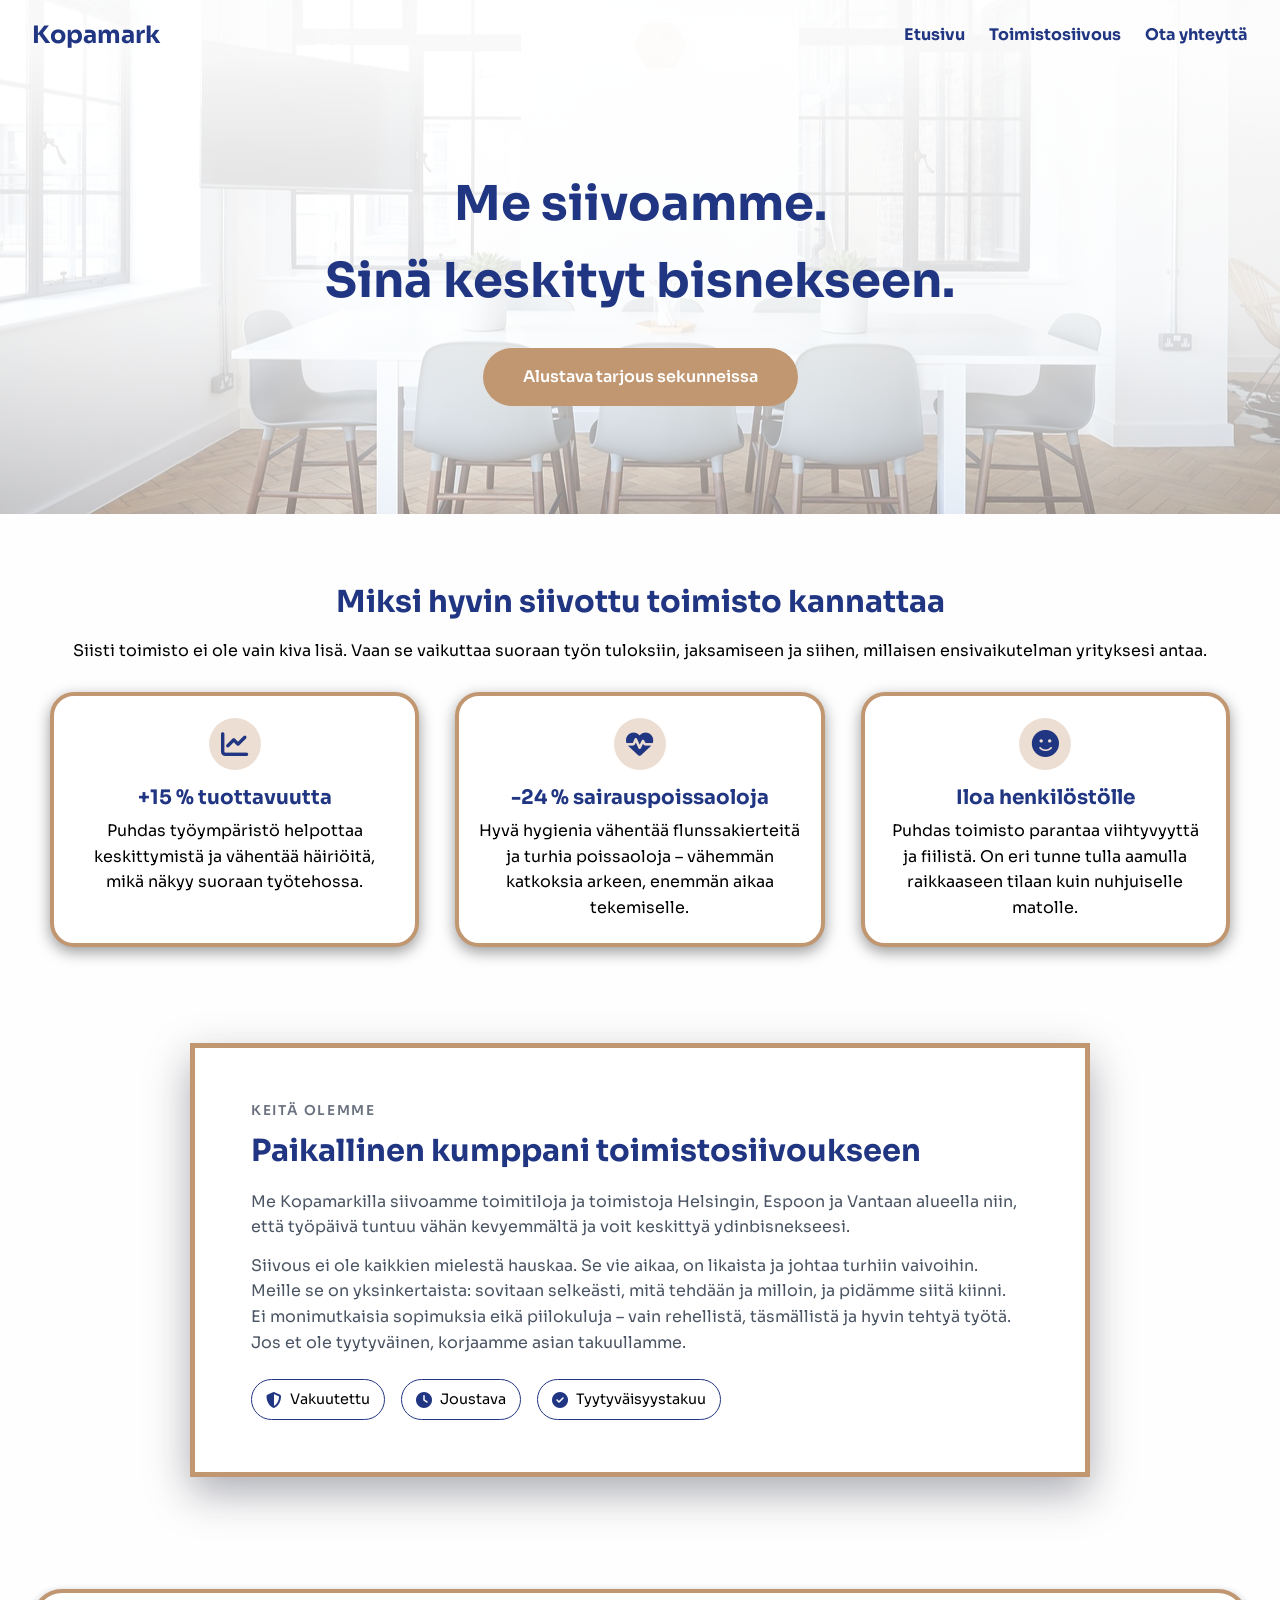
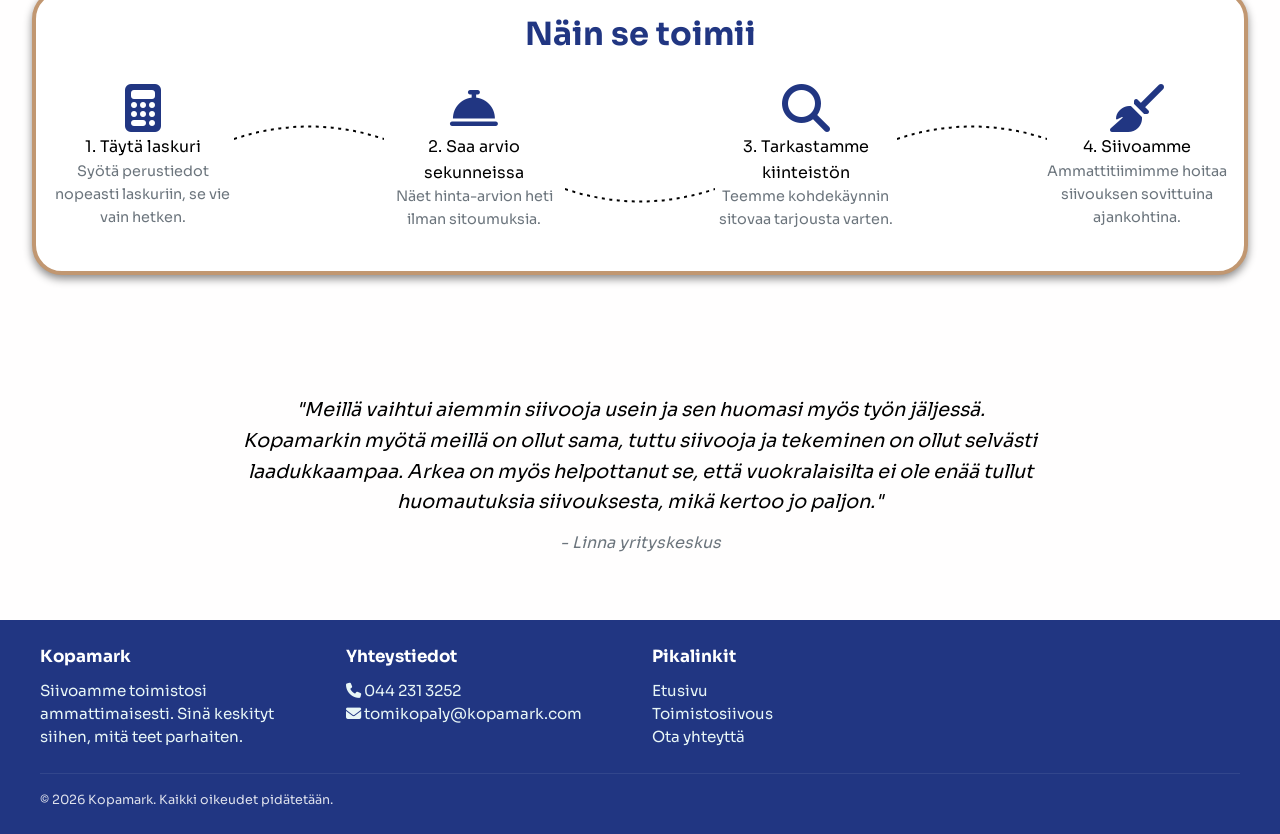
<file: index.html>
<!DOCTYPE html>
<html lang="fi">
<head>
    <meta charset="UTF-8">
    <meta name="viewport" content="width=device-width, initial-scale=1.0">
    <title>Kopamark</title>
    <link rel="stylesheet" href="styles/style.css">
    <link rel="stylesheet" href="https://cdnjs.cloudflare.com/ajax/libs/font-awesome/6.4.0/css/all.min.css">
    <link href="https://fonts.googleapis.com/css2?family=Sora:wght@100..800&display=swap" rel="stylesheet">
    <!-- Meta Pixel Code -->
    <script>
        !function(f,b,e,v,n,t,s)
        {if(f.fbq)return;n=f.fbq=function(){n.callMethod?
        n.callMethod.apply(n,arguments):n.queue.push(arguments)};
        if(!f._fbq)f._fbq=n;n.push=n;n.loaded=!0;n.version='2.0';
        n.queue=[];t=b.createElement(e);t.async=!0;
        t.src=v;s=b.getElementsByTagName(e)[0];
        s.parentNode.insertBefore(t,s)}(window, document,'script',
        'https://connect.facebook.net/en_US/fbevents.js');
        fbq('init', '1425682202539767');
        fbq('track', 'PageView');
    </script>
    <noscript><img height="1" width="1" style="display:none"
    src="https://www.facebook.com/tr?id=1425682202539767&ev=PageView&noscript=1"
    /></noscript>
    <!-- End Meta Pixel Code -->
</head>
<body>
    <div class="container">
    <section class="hero-wrapper">  <!-- Wrapper only for top background + fade -->
        <section class="header">
            <div class="logo">
                <a href="index.html"><h1>Kopamark</h1></a>
            </div>
            
            <div class="hamburger" onclick="toggleMenu()">
                <i class="fas fa-bars"></i>
            </div>

            <ul class="top-links">
                <li class="close-menu" onclick="toggleMenu()">&times;</li>
                <li><a href="index.html">Etusivu</a></li>
                <li><a href="toimistosiivous.html">Toimistosiivous</a></li>
                <li><a href="yhteystiedot.html">Ota yhteyttä</a></li>
            </ul>
        </section>
        <section id="home" class="hero">  <!-- Hero outside main for now, to keep wrapper small -->
            <h1><span class="bold-line">Me siivoamme.</span><br><span class="light-line">Sinä keskityt bisnekseen.</span></h1>
            <div class="preminilary-offer">
                <a href="toimistosiivous.html" class="ready-btn primary">Alustava tarjous sekunneissa</a>
            </div>
        </section>
    </section>  <!-- Close wrapper here - fade now at bottom of hero -->

    <main>  <!-- Main starts after wrapper, wraps lower content -->
<section class="about-benefits">
    <!-- VASEN PALSTA: HYÖDYT -->
    <div class="benefits-column">
        <h2>Miksi hyvin siivottu toimisto kannattaa</h2>
        <p class="benefits-intro">
            Siisti toimisto ei ole vain kiva lisä. Vaan se vaikuttaa suoraan työn tuloksiin,
            jaksamiseen ja siihen, millaisen ensivaikutelman yrityksesi antaa.
        </p>

        <div class="benefits-grid">
            <div class="benefit-item">
                <div class="benefit-icon">
                    <i class="fa-solid fa-chart-line"></i>
                </div>
                <h3>+15 % tuottavuutta</h3>
                <p>
                    Puhdas työympäristö helpottaa keskittymistä ja vähentää häiriöitä,
                    mikä näkyy suoraan työtehossa.
                </p>
            </div>

            <div class="benefit-item">
                <div class="benefit-icon">
                    <i class="fa-solid fa-heart-pulse"></i>
                </div>
                <h3>-24 % sairauspoissaoloja</h3>
                <p>
                    Hyvä hygienia vähentää flunssakierteitä ja turhia poissaoloja –
                    vähemmän katkoksia arkeen, enemmän aikaa tekemiselle.
                </p>
            </div>

            <div class="benefit-item">
                <div class="benefit-icon">
                    <i class="fa-solid fa-face-smile"></i>
                </div>
                <h3>Iloa henkilöstölle</h3>
                <p>
                    Puhdas toimisto parantaa viihtyvyyttä ja fiilistä. On eri tunne
                    tulla aamulla raikkaaseen tilaan kuin nuhjuiselle matolle.
                </p>
            </div>
        </div>
</div>
</section>

<section class="half-image">
    <div class="about-copy">
        <p class="eyebrow">Keitä olemme</p>
        <h2>Paikallinen kumppani toimistosiivoukseen</h2>

        <p>
            Me Kopamarkilla siivoamme toimitiloja ja toimistoja Helsingin, Espoon ja Vantaan alueella niin,
            että työpäivä tuntuu vähän kevyemmältä ja voit keskittyä ydinbisnekseesi.
        </p>
        <p>
            Siivous ei ole kaikkien mielestä hauskaa. Se vie aikaa, on likaista ja johtaa turhiin vaivoihin.
            Meille se on yksinkertaista: sovitaan selkeästi, mitä tehdään ja milloin,
            ja pidämme siitä kiinni. Ei monimutkaisia sopimuksia eikä piilokuluja – vain
            rehellistä, täsmällistä ja hyvin tehtyä työtä. Jos et ole tyytyväinen,
            korjaamme asian takuullamme.
        </p>

        <div class="about-badges">
            <div class="badge">
                <i class="fa-solid fa-shield-alt"></i>
                <span>Vakuutettu</span>
            </div>
            <div class="badge">
                <i class="fa-solid fa-clock"></i>
                <span>Joustava</span>
            </div>
            <div class="badge">
                <i class="fa-solid fa-check-circle"></i>
                <span>Tyytyväisyys­takuu</span>
            </div>
        </div>
    </div>

    <div class="about-photo">
        <img src="./images/4.jpg" alt="Siivooja pyyhkimässä tasoa">
    </div>
</section>


</section>
        <section id="how-it-works">
            <div class="inner-box">
                <h2>Näin se toimii</h2>
                <div class="steps">
                    <div class="step">
                        <i class="fas fa-calculator fa-3x"></i>
                        <div>1. Täytä laskuri</div>
                        <div class="step-description">Syötä perustiedot nopeasti laskuriin, se vie vain hetken.</div>
                    </div>
                    <svg class="curve" viewBox="0 0 200 40" preserveAspectRatio="none">
                        <path d="M0,25 Q100,0 200,25" />
                    </svg>
                    <div class="step">
                        <i class="fas fa-bell-concierge fa-3x"></i>
                        <div>2. Saa arvio sekunneissa</div>
                        <div class="step-description">Näet hinta-arvion heti ilman sitoumuksia.</div>
                    </div>
                    <svg class="curve-down" viewBox="0 0 200 40" preserveAspectRatio="none">
                        <path d="M0,25 Q100,50 200,25" />
                    </svg>
                    <div class="step">
                        <i class="fas fa-magnifying-glass fa-3x"></i>
                        <div>3. Tarkastamme kiinteistön</div>
                        <div class="step-description">Teemme kohdekäynnin sitovaa tarjousta varten.</div>
                    </div>
                    <svg class="curve" viewBox="0 0 200 40" preserveAspectRatio="none">
                        <path d="M0,25 Q100,0 200,25" />
                    </svg>
                    <div class="step">
                        <i class="fas fa-broom fa-3x"></i>
                        <div>4. Siivoamme</div>
                        <div class="step-description">Ammattitiimimme hoitaa siivouksen sovittuina ajankohtina.</div>
                    </div>
                </div>
            </div>
        </section>
        <section id="testimonials">
            <blockquote>"Meillä vaihtui aiemmin siivooja usein ja sen huomasi myös työn jäljessä.
                Kopamarkin myötä meillä on ollut sama, tuttu siivooja ja tekeminen on ollut selvästi laadukkaampaa.
                Arkea on myös helpottanut se, että vuokralaisilta ei ole enää tullut huomautuksia siivouksesta, mikä kertoo jo paljon."</blockquote>
            <p>- Linna yrityskeskus</p>
        </section>
    </main>
    
    <footer>
        <div class="footer-inner">
            <div class="footer-col about">
                <h4>Kopamark</h4>
                <p>Siivoamme toimistosi ammattimaisesti. Sinä keskityt siihen, mitä teet parhaiten.</p>
            </div>

            <div class="footer-col contact">
                <h4>Yhteystiedot</h4>
                <p><i class="fas fa-phone"></i> <a href="tel:+358442313252">044 231 3252</a></p>
                <p><i class="fas fa-envelope"></i> <a href="mailto:tomikopaly@kopamark.com">tomikopaly@kopamark.com</a></p>
            </div>

            <div class="footer-col pages">
                <h4>Pikalinkit</h4>
                <p><a href="index.html">Etusivu</a></p>
                <p><a href="toimistosiivous.html">Toimistosiivous</a></p>
                <p><a href="yhteystiedot.html">Ota yhteyttä</a></p>
            </div>

        </div>

        <div class="footer-bottom">
            <small>&copy; <script>document.write(new Date().getFullYear())</script> Kopamark. Kaikki oikeudet pidätetään.</small>
        </div>
    </footer>
    </div>
    <script src="script.js"></script>
</body>
</html>
</file>
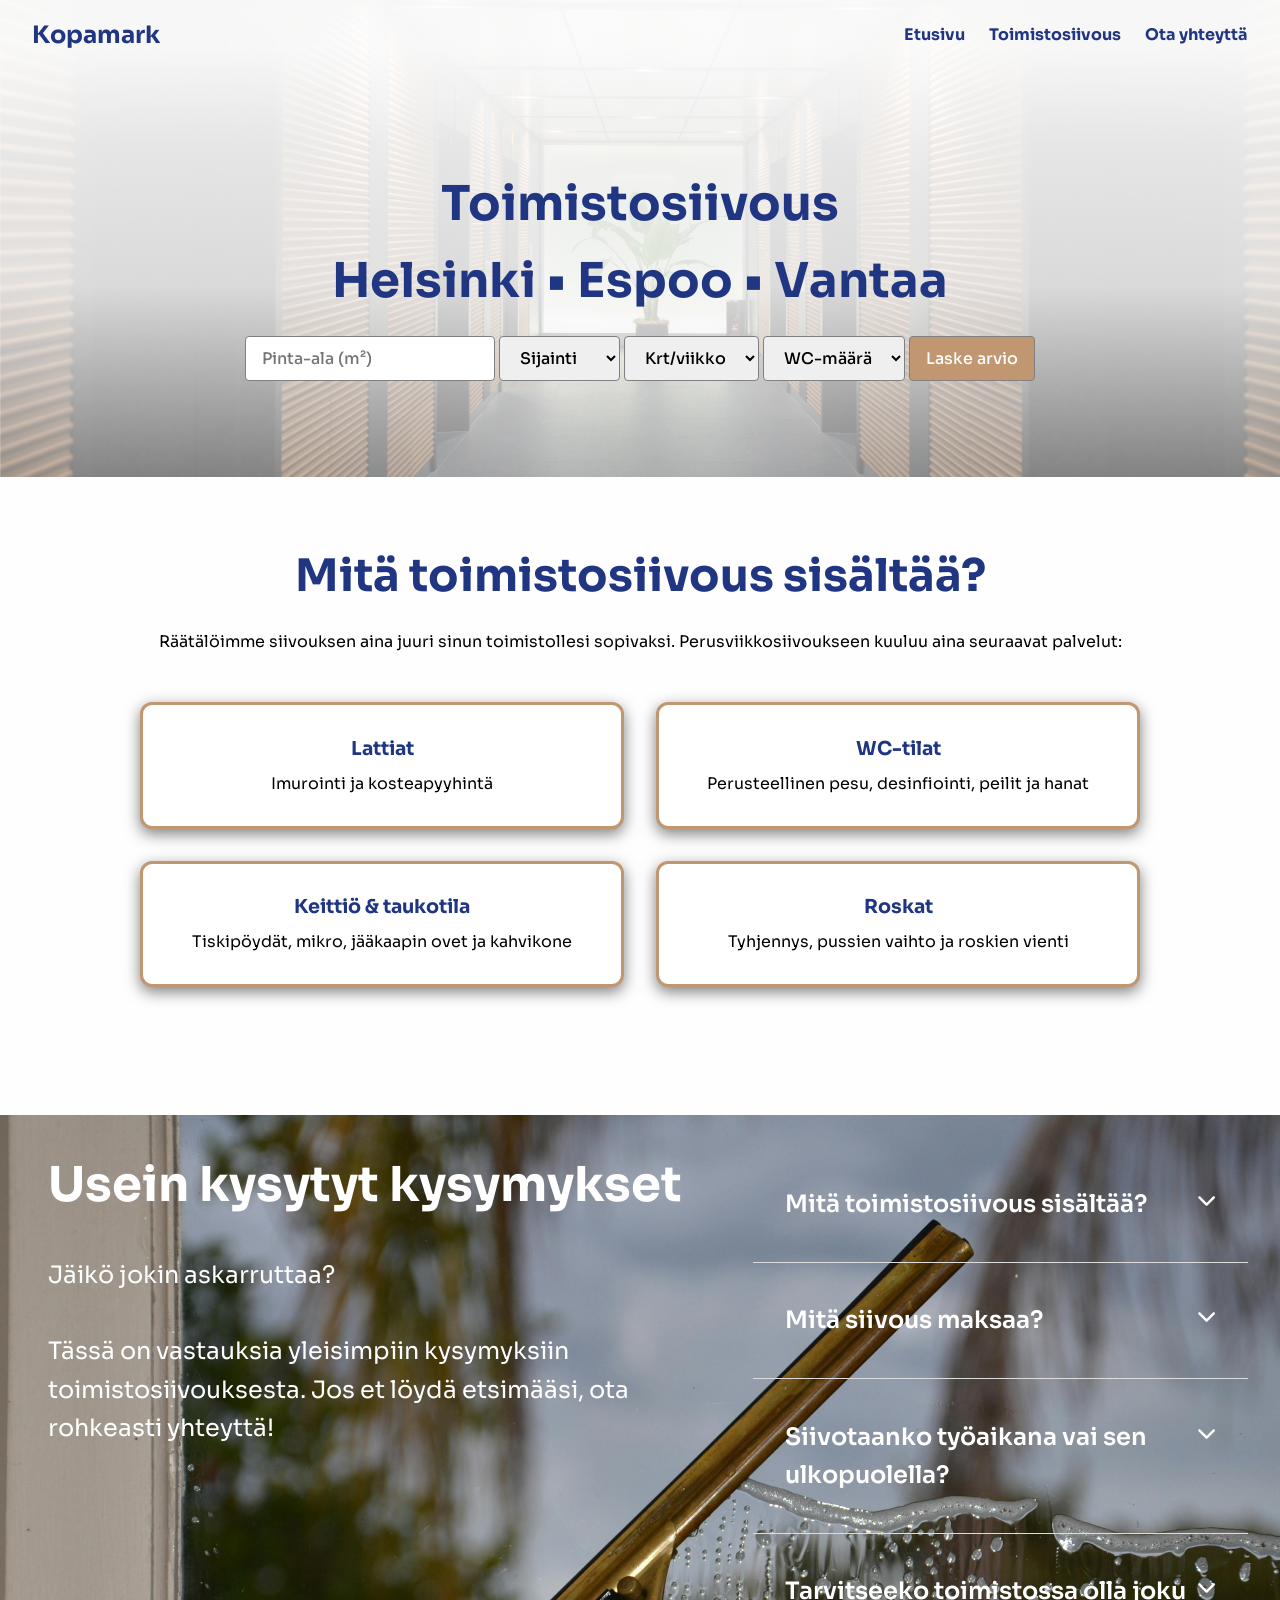
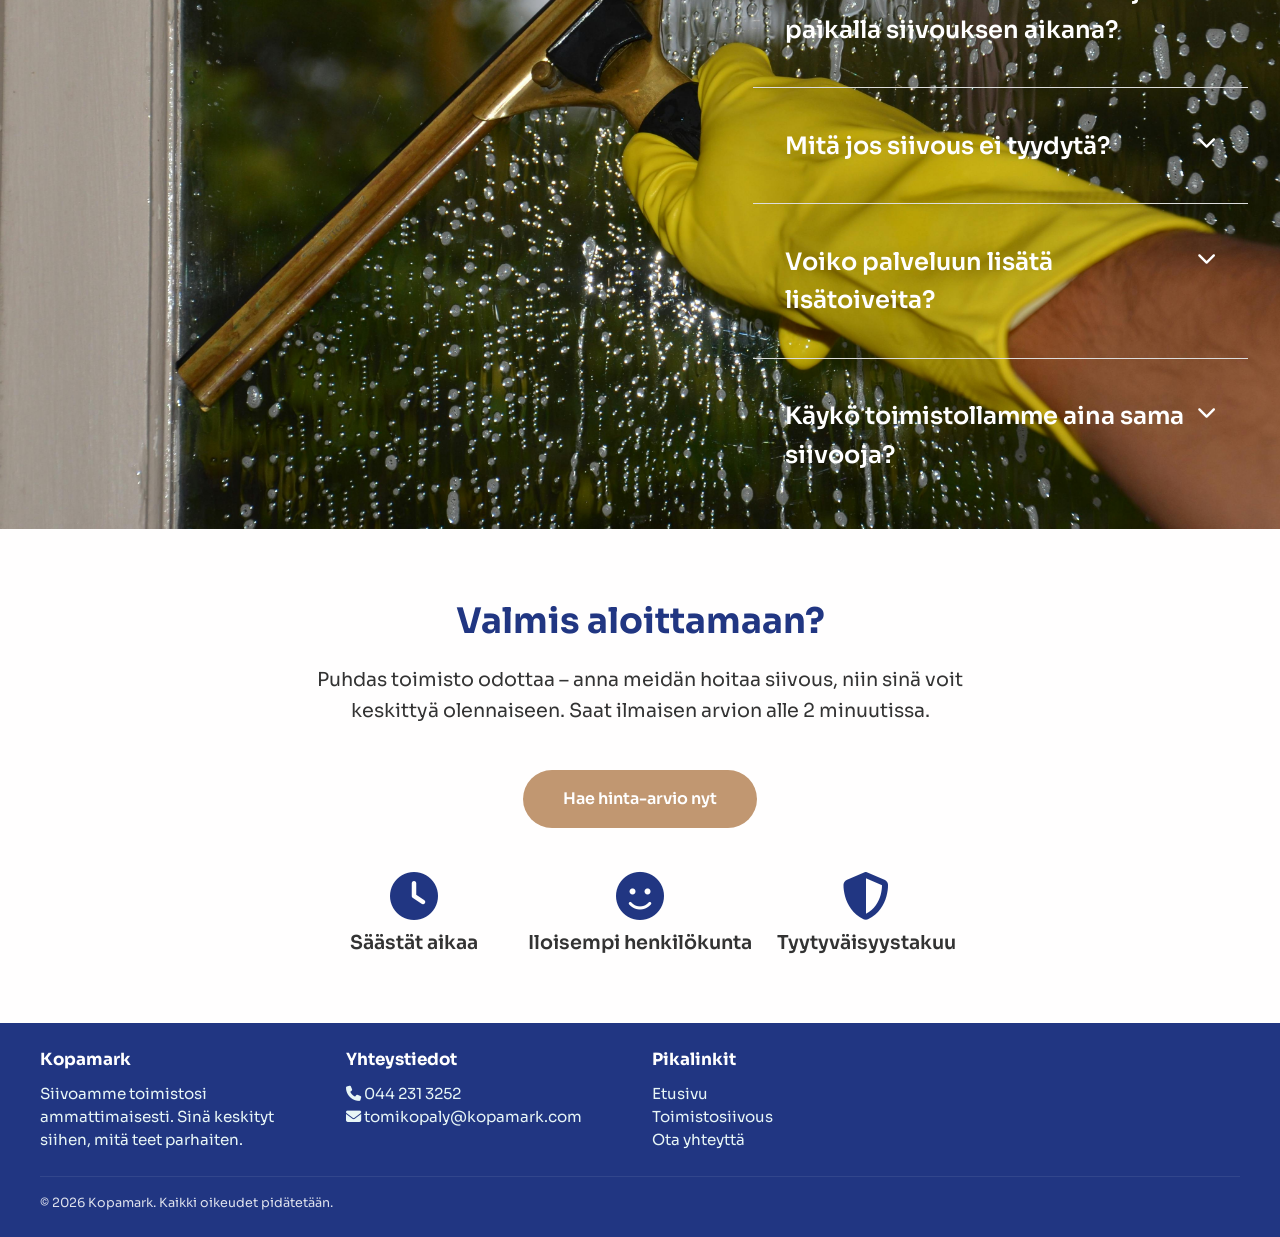
<file: toimistosiivous.html>
<!DOCTYPE html>
<html lang="en">
<head>
    <meta charset="UTF-8">
    <meta name="viewport" content="width=device-width, initial-scale=1.0">
    <title>Toimistosiivous Helsinki, Espoo, Vantaa | Kopamark</title>
    <meta name="description" content="Ammattimainen toimistosiivous Helsingissä, Espoossa ja Vantaalla. Henkilökohtaista palvelua – sinä keskityt bisnekseen.">
    <link rel="stylesheet" href="styles/style.css">
    <link rel="stylesheet" href="https://cdnjs.cloudflare.com/ajax/libs/font-awesome/6.4.0/css/all.min.css">
    <link href="https://fonts.googleapis.com/css2?family=Sora:wght@100..800&display=swap" rel="stylesheet">
        <!-- Meta Pixel Code -->
    <script>
        !function(f,b,e,v,n,t,s)
        {if(f.fbq)return;n=f.fbq=function(){n.callMethod?
        n.callMethod.apply(n,arguments):n.queue.push(arguments)};
        if(!f._fbq)f._fbq=n;n.push=n;n.loaded=!0;n.version='2.0';
        n.queue=[];t=b.createElement(e);t.async=!0;
        t.src=v;s=b.getElementsByTagName(e)[0];
        s.parentNode.insertBefore(t,s)}(window, document,'script',
        'https://connect.facebook.net/en_US/fbevents.js');
        fbq('init', '1425682202539767');
        fbq('track', 'PageView');
    </script>
    <noscript><img height="1" width="1" style="display:none"
    src="https://www.facebook.com/tr?id=1425682202539767&ev=PageView&noscript=1"
    /></noscript>
    <!-- End Meta Pixel Code -->
</head>
<body>
    <div class="container">

        <!-- SAMA HERO + LASKURI kuin etusivulla -->
        <section class="hero-hallway-wrapper">  <!-- Wrapper only for top background + fade -->
            <section class="header">
                <div class="logo">
                    <a href="index.html"><h1>Kopamark</h1></a>
                </div>
                <div class="hamburger" onclick="toggleMenu()">
                    <i class="fas fa-bars"></i>
                </div>
                <ul class="top-links">
                    <li class="close-menu" onclick="toggleMenu()">&times;</li>
                    <li><a href="index.html">Etusivu</a></li>
                    <li><a href="toimistosiivous.html">Toimistosiivous</a></li>
                    <li><a href="yhteystiedot.html">Ota yhteyttä</a></li>
                </ul>
            </section>

            <section class="hero">
                <h1><span class="bold-line">Toimistosiivous</span><br><span class="light-line">Helsinki • Espoo • Vantaa</span></h1>
                <form id="price-form">
                    <input type="number" id="area" placeholder="Pinta-ala (m²)" min="50" step="1" required>
                    <select id="location" required>
                        <option value="">Sijainti</option>
                        <option value="helsinki">Helsinki</option>
                        <option value="espoo">Espoo</option>
                        <option value="vantaa">Vantaa</option>
                    </select>
                    <select id="freq" required>
                        <option value="">Krt/viikko</option>
                        <option value="1">1</option>
                        <option value="2">2</option>
                        <option value="3">3</option>
                        <option value="4">4</option>
                        <option value="5">5</option>
                    </select>
                    <select id="wc" required>
                        <option value="">WC-määrä</option>
                        <option value="0-5">0–5</option>
                        <option value="6-10">6–10</option>
                        <option value="11-15">11–15</option>
                        <option value="15+">yli 15</option>
                    </select>
                    <button type="button" onclick="calculatePrice()">Laske arvio</button>
                </form>
            </section>
        </section>

        <main>

    <!-- 1. MITÄ TOIMISTOSIIVOUS SISÄLTÄÄ -->
        <section class="service-content">
            <div class="container">
                <h2 class="section-title">Mitä toimistosiivous sisältää?</h2>
                <p class="lead-text" style="max-width: 1000px; margin: 0 auto 3rem; color: black;">
                    Räätälöimme siivouksen aina juuri sinun toimistollesi sopivaksi. Perusviikkosiivoukseen kuuluu aina seuraavat palvelut:
                </p>

                <div class="checklist-grid">
                    <div class="check-item">
                        <h4>Lattiat</h4>
                        <p>Imurointi ja kosteapyyhintä</p>
                    </div>
                    <div class="check-item">
                        <h4>WC-tilat</h4>
                        <p>Perusteellinen pesu, desinfiointi, peilit ja hanat</p>
                    </div>
                    <div class="check-item">
                        <h4>Keittiö & taukotila</h4>
                        <p>Tiskipöydät, mikro, jääkaapin ovet ja kahvikone</p>
                    </div>
                    <div class="check-item">
                        <h4>Roskat</h4>
                        <p>Tyhjennys, pussien vaihto ja roskien vienti</p>
                    </div>
                </div>
        </section>

            <section class="info">
                <section class="infotext-section">
                    <h2>Usein kysytyt kysymykset</h2>
                    <p>Jäikö jokin askarruttaa? <br><br>Tässä on vastauksia yleisimpiin kysymyksiin toimistosiivouksesta. Jos et löydä etsimääsi, ota rohkeasti yhteyttä!</p>
                </section>
                <section id="faq-section" class="faq-section">
                    <details class="faq-item">
                        <summary>Mitä toimistosiivous sisältää?</summary>
                        <div class="faq-answer">
                            <p>Perussiivous kattaa lattioiden imuroinnin ja pesun, pintojen pyyhkimisen, roskien tyhjennyksen, saniteettitilojen puhdistuksen sekä keittiön ja taukotilojen siivouksen. Räätälöimme palvelun tarpeidesi mukaan.</p>
                        </div>
                    </details>

                    <details class="faq-item">
                        <summary>Mitä siivous maksaa?</summary>
                        <div class="faq-answer">
                            <p>Hinta riippuu toimiston koosta, tiheydestä ja lisäpalveluista. Käytä laskuriamme alustavaan arvioon – tarkka tarjous ilmaisen käynnin jälkeen.</p>
                        </div>
                    </details>

                    <details class="faq-item">
                        <summary>Siivotaanko työaikana vai sen ulkopuolella?</summary>
                        <div class="faq-answer">
                            <p>Joustamme asiakkaan toiveiden mukaan.</p>
                        </div>
                    </details>

                    <details class="faq-item">
                        <summary>Tarvitseeko toimistossa olla joku paikalla siivouksen aikana?</summary>
                        <div class="faq-answer">
                            <p>Ei tarvitse, jos annatte meille avaimet tai koodin. Voimme siivota työajan ulkopuolella.</p>
                        </div>
                    </details>

                    <details class="faq-item">
                        <summary>Mitä jos siivous ei tyydytä?</summary>
                        <div class="faq-answer">
                            <p>Ota yhteyttä heti – korjaamme asian 24 tunnin sisällä.</p>
                        </div>
                    </details>

                    <details class="faq-item">
                        <summary>Voiko palveluun lisätä lisätoiveita?</summary>
                        <div class="faq-answer">
                            <p>Kyllä, räätälöimme palvelua – esim. ikkunoiden pesu, mattojen puhdistus tai desinfiointi.</p>
                        </div>
                    </details>

                    <details class="faq-item">
                        <summary>Käykö toimistollamme aina sama siivooja?</summary>
                        <div class="faq-answer">
                            <p>Kyllä, pyrimme aina siihen, että sama tuttu siivooja hoitaa kohteenne säännöllisesti. Näin tilat tulevat hyvin tutuiksi, siivous tehostuu ja laatu pysyy tasaisen hyvänä.</p>
                        </div>
                    </details>
                </section>
            </section>
            <section class="ready-section">
                <div class="ready-container">
                    <h2>Valmis aloittamaan?</h2>
                    <p>Puhdas toimisto odottaa – anna meidän hoitaa siivous, niin sinä voit keskittyä olennaiseen. Saat ilmaisen arvion alle 2 minuutissa.</p>
                    
                    <div class="ready-buttons">
                        <a href="toimistosiivous.html" class="ready-btn primary">Hae hinta-arvio nyt</a>
                    </div>

                    <div class="ready-benefits">
                        <div class="benefit">
                            <i class="fas fa-clock fa-3x"></i>
                            <p>Säästät aikaa</p>
                        </div>
                        <div class="benefit">
                            <i class="fas fa-smile fa-3x"></i>
                            <p>Iloisempi henkilökunta</p>
                        </div>
                        <div class="benefit">
                            <i class="fas fa-shield-alt fa-3x"></i>
                            <p>Tyytyväisyystakuu</p>
                        </div>
                    </div>
                </div>
            </section>

        </main>
        <footer>
            <div class="footer-inner">
                <div class="footer-col about">
                    <h4>Kopamark</h4>
                    <p>Siivoamme toimistosi ammattimaisesti. Sinä keskityt siihen, mitä teet parhaiten.</p>
                </div>

                <div class="footer-col contact">
                    <h4>Yhteystiedot</h4>
                    <p><i class="fas fa-phone"></i> <a href="tel:+358442313252">044 231 3252</a></p>
                    <p><i class="fas fa-envelope"></i> <a href="mailto:tomikopaly@kopamark.com">tomikopaly@kopamark.com</a></p>
                </div>

            <div class="footer-col pages">
                <h4>Pikalinkit</h4>
                <p><a href="index.html">Etusivu</a></p>
                <p><a href="toimistosiivous.html">Toimistosiivous</a></p>
                <p><a href="yhteystiedot.html">Ota yhteyttä</a></p>
            </div>
            </div>

            <div class="footer-bottom">
                <small>&copy; <script>document.write(new Date().getFullYear())</script> Kopamark. Kaikki oikeudet pidätetään.</small>
            </div>
        </footer>

        <script src="script.js"></script>
    </div>
</body>
</html>
</file>
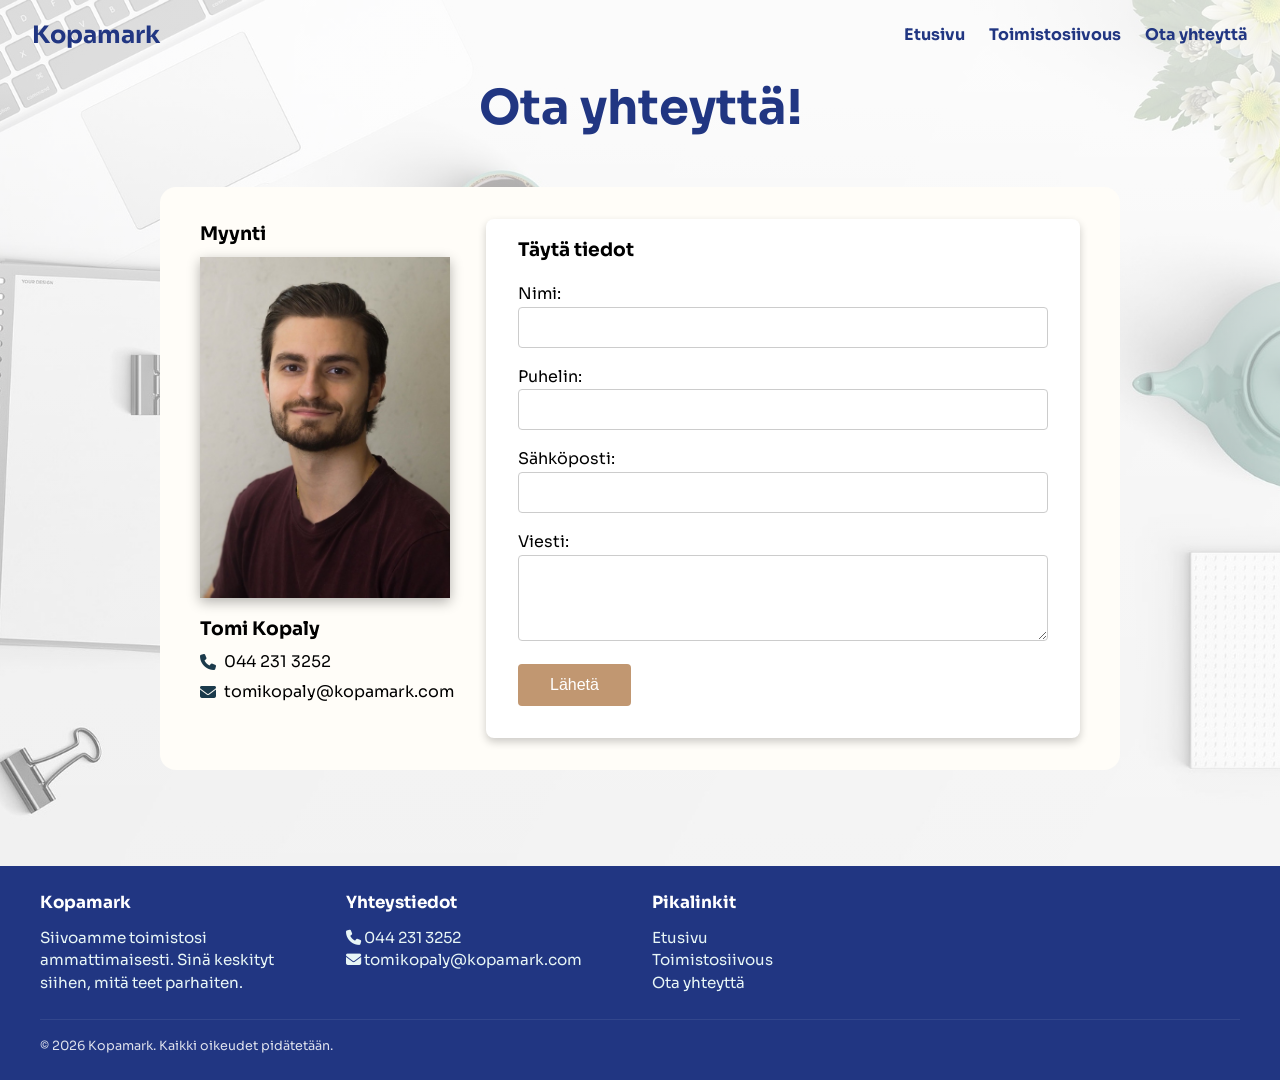
<file: yhteystiedot.html>
<!DOCTYPE html>
<html lang="en">
<head>
    <meta charset="UTF-8">
    <meta name="viewport" content="width=device-width, initial-scale=1.0">
    <title>Yhteystiedot | Kopamark</title>
    <link rel="stylesheet" href="styles/style.css">
    <link rel="stylesheet" href="https://cdnjs.cloudflare.com/ajax/libs/font-awesome/6.4.0/css/all.min.css">
    <link href="https://fonts.googleapis.com/css2?family=Sora:wght@100..800&display=swap" rel="stylesheet">
        <!-- Meta Pixel Code -->
    <script>
        !function(f,b,e,v,n,t,s)
        {if(f.fbq)return;n=f.fbq=function(){n.callMethod?
        n.callMethod.apply(n,arguments):n.queue.push(arguments)};
        if(!f._fbq)f._fbq=n;n.push=n;n.loaded=!0;n.version='2.0';
        n.queue=[];t=b.createElement(e);t.async=!0;
        t.src=v;s=b.getElementsByTagName(e)[0];
        s.parentNode.insertBefore(t,s)}(window, document,'script',
        'https://connect.facebook.net/en_US/fbevents.js');
        fbq('init', '1425682202539767');
        fbq('track', 'PageView');
    </script>
    <noscript><img height="1" width="1" style="display:none"
    src="https://www.facebook.com/tr?id=1425682202539767&ev=PageView&noscript=1"
    /></noscript>
    <!-- End Meta Pixel Code -->
</head>
<script>
    window.onload = function() {
        const urlParams = new URLSearchParams(window.location.search);
        const low = urlParams.get('low');
        const high = urlParams.get('high');
        const text = urlParams.get('text');

        if (low && high && text) {
            document.getElementById('price-result').style.display = 'block';
            document.getElementById('price-result').innerHTML = `<h2>Arvioitu kuukausihinta: ${low}–${high} € (ALV 0%).</h2><p>Tämä on alustava haarukka perustuen antamiisi tietoihin. Ota yhteyttä tarkempaan tarjoukseen!</p>`;
        }
        // Jos ei parametreja → div jää piiloon (display: none)
    };
</script>
<body>
    <main>
        <div class="container">

        <!-- <p style="text-align: center;">Olemme täällä auttamassa! Saat ilmaisen arvion toimistosi siivouksesta.<br>Puhdas ympäristö nostaa tuottavuutta ja vähentää sairaspoissaoloja.<br>Kerro tarpeistasi ja räätälöimme palvelun juuri sinulle.</p>-->
        <section class="image-section">
            <section class="header">
                <div class="logo">
                    <a href="index.html"><h1>Kopamark</h1></a>
                </div>
                
                <div class="hamburger" onclick="toggleMenu()">
                    <i class="fas fa-bars"></i>
                </div>

                <ul class="top-links">
                    <li class="close-menu" onclick="toggleMenu()">&times;</li>
                    <li><a href="index.html">Etusivu</a></li>
                    <li><a href="toimistosiivous.html">Toimistosiivous</a></li>
                    <li><a href="yhteystiedot.html">Ota yhteyttä</a></li>
                </ul>
        </section>
            <div id="price-result" style="display: none;"></div>
            <h1>Ota yhteyttä!</h1>
            <section class="contact-container">
                <section id="left-section">
                    <div class="portrait">
                        <h3>Myynti</h3>
                        <img src="./images/tomik1.jpeg" class="portrait-image">
                        <div class="contact-info">
                            <h3>Tomi Kopaly</h3>
                            <p>
                                <i class="fas fa-phone"></i>  <!-- Phone icon -->
                                <span>044 231 3252</span>
                            </p>
                            <p>
                                <i class="fas fa-envelope"></i>  <!-- Email icon -->
                                <span>tomikopaly@kopamark.com</span>
                            </p>
                        </div>
                    </div>            
                </section>
                <section id="right-section">
                    <form action="https://formspree.io/f/mnnlkjdw" method="post" class="contact-form">
                        <h3>Täytä tiedot</h3>
                        <label for="name">Nimi:</label>
                        <input type="text" id="name" name="name" required>

                        <label for="email">Puhelin:</label>
                        <input type="phone" id="phone" name="phone" required>

                        <label for="email">Sähköposti:</label>
                        <input type="email" id="email" name="email" required>

                        <label for="message">Viesti:</label>
                        <textarea id="message" name="message" rows="4" required></textarea>

                        <button type="submit">Lähetä</button>
                    </form>
                </section>
            </section>
        </section>

    </main>

    <footer>
        <div class="footer-inner">
            <div class="footer-col about">
                <h4>Kopamark</h4>
                <p>Siivoamme toimistosi ammattimaisesti. Sinä keskityt siihen, mitä teet parhaiten.</p>
            </div>

            <div class="footer-col contact">
                <h4>Yhteystiedot</h4>
                <p><i class="fas fa-phone"></i> <a href="tel:+358442313252">044 231 3252</a></p>
                <p><i class="fas fa-envelope"></i> <a href="mailto:tomikopaly@kopamark.com">tomikopaly@kopamark.com</a></p>
            </div>
            <div class="footer-col pages">
                <h4>Pikalinkit</h4>
                <p><a href="index.html">Etusivu</a></p>
                <p><a href="toimistosiivous.html">Toimistosiivous</a></p>
                <p><a href="yhteystiedot.html">Ota yhteyttä</a></p>
            </div>
        </div>

        <div class="footer-bottom">
            <small>&copy; <script>document.write(new Date().getFullYear())</script> Kopamark. Kaikki oikeudet pidätetään.</small>
        </div>
    </footer>
    </div>
    <script src="script.js"></script>
</body>
</html>
</file>
<file: styles/style.css>
/* 1. Global Styles and Resets */
* {
    margin: 0; /* Remove default spacing */
    padding: 0;
    box-sizing: border-box; /* Makes padding not add to width */
}
:root {
    --primary-color: #213682;
    --not-color: #C19771; /* Teal color for accents */
    --secondary-color: #C1977150; /* Light gray for backgrounds */
    --font-family: 'Sora', Arial, Helvetica, sans-serif; /* Clean font */
}
body {
    font-family: 'Sora', Arial, Helvetica, sans-serif; /* Clean font */
    -webkit-font-smoothing: antialiased;
    -moz-osx-font-smoothing: grayscale;
    line-height: 1.6; /* Better readability */
    color: var(--primary-color); /* Dark text for contrast */
    background-color: #FFFEFE; /* Light gray background */
}

a {
    text-decoration: none; /* No underlines on links */
    color: var(--primary-color); /* Blue links */
}

ul {
    list-style: none; /* No bullets */
}

div.logo li {
    list-style: none; /* No bullets for logo if wrapped in li */
}

.container, header,
.hero, #why-us,
#how-it-works .inner-box,
.info, .ready-container,
footer .footer-inne {
    width: min(100%, 1920px); /* Max width for content */
    margin: 0 auto; /* Center horizontally */
    box-sizing: border-box; /* Include padding in width */
}
.hero-wrapper .header,
.hero {
    max-width: 1920px;   /* <--- sama täällä */
}

/* 2. Header Styles */
/* Update Hero Wrapper for Fade */
.hero-wrapper {
    background-image: url('../images/office.jpg'); /* Keep your path */
    background-size: cover;
    background-position: center;
    background-repeat: no-repeat;
    position: relative; /* Already there - needed for ::before */
    overflow: hidden; /* Prevents fade from spilling out */
}

.hero-wrapper::before {
    content: '';
    position: absolute;
    top: 0;
    left: 0;
    width: 100%;
    height: 100%;  /* Slightly taller for noticeability */
    background: linear-gradient(
        to bottom,
        rgba(255, 255, 255, 0.97)10%,
        rgba(255, 255, 255, 0.9)30%,
        rgba(255, 255, 255, 0.85) 60%,
        rgba(255, 255, 255, 0.5) 100%
    ); /* Reversed: Starts solid at top, fades to transparent downward */
    z-index: 1;
}

/* Ensure content is above the fade */
.hero-wrapper > * {
    position: relative;
    z-index: 2; /* Keeps header and hero text on top */
}
.header {
    background-color: transparent; /* Now shows the image underneath */
    box-shadow: none; /* Remove shadow if it clashes - or keep for depth */
    padding: 1rem 2rem; /* Keep padding */
    position: relative; /* Or sticky if you want it fixed on scroll */
    display: flex; /* Flex for logo and links */
    justify-content: space-between; /* Space between logo and links */
    align-items: center; /* Vertically center items */
}

.logo h1 {
    font-size: 1.5rem; /* Logo size */
    color: var(--primary-color); /* Blue logo */
}

.top-links {
    display: flex; /* Horizontal list */
    gap: 1.5rem; /* Space between links */
}

.top-links li a {
    font-weight: bold; /* Bold links */
    transition: color 0.3s; /* Smooth hover */
}

.top-links li a:hover {
    color: var(--primary-color); /* Darker blue on hover */
}

/* 3. Hero Section */
.hero {
    background-color: transparent; /* Transparent to show wrapper's image */
    text-align: center;
    padding: 6rem 2rem; /* Adjust if needed for vertical spacing */
    color: var(--primary-color); 
    display: flex;
    flex-direction: column;
    justify-content: center;
    min-height: 40vh;  /* Ensures room for image/fade */
}

.hero h1 {
    font-size: 3rem; /* Big headline */
    margin-bottom: 1rem;
}

.hero input, .hero select, .hero button {
    height: 45px;
    padding: 0.5rem 1rem;
    border-radius: 4px; /* Pyöristys kuten mallissa */
    border: 1px solid grey; /* Kevyt reuna */
    font-family: 'Sora', Arial, Helvetica, sans-serif; /* Clean font */
    font-size: 1rem; /* Sopiva koko kentille */
    font-weight: 500;
}
.hero input {
    min-width: 250px; /* Leveämpi sijainnille, jos tarvitsee */
}

.hero button {
    background-color: var(--not-color); /* Vihreä, kuten mallin CTA */
    color: #fff;
    cursor: pointer;
}
.hero button:hover {
    background-color: var(--primary-color); /* Tummempi vihreä hoverissa */
}

/* ======================================
   YHDISTETTY HYÖDYT + KEITÄ OLEMME -OSIO
   ====================================== */

.about-benefits {
    margin: 4rem 0;
    margin-bottom: 6rem;
}

.about-benefits .benefits-column {
    max-width: 1180px;
    margin: 0 auto;
}
/* Vasen palsta */
.benefits-column h2 {
    font-size: 1.9rem;
    margin-bottom: 0.75rem;
    text-align: center;
    color : var(--primary-color);
}

.benefits-intro {
    margin-bottom: 1.75rem;
    color: black;
    line-height: 1.6;
    text-align: center;
}

.about-benefits .benefits-grid {
    display: grid;
    grid-template-columns: repeat(3, minmax(0, 1fr));
    gap: 2.25rem;
}

.about-benefits .benefit-item {
    padding: 1.4rem 1.2rem;
    text-align: center;
    border: 4px solid var(--not-color);
    border-radius: 24px;
    box-shadow: 0 5px 15px rgba(0, 0, 0, 0.4);
    transition: all 0.2s ease;
    background-color: white;
}
.about-benefits .benefit-item p, h3 {
    color: black;
}

.about-benefits .benefit-item:hover {
    transform: translateY(-3px);
    box-shadow: 0 8px 20px rgba(15, 23, 42, 0.06);
}

.about-benefits .benefit-icon {
    width: 52px;
    height: 52px;
    border-radius: 999px;
    background: var(--secondary-color);
    display: flex;
    align-items: center;
    justify-content: center;
    margin: 0 auto 0.75rem;
}

.about-benefits .benefit-icon i {
    font-size: 1.7rem;
    color: var(--primary-color);
}

.about-benefits .benefit-item h3 {
    margin-bottom: 0.25rem;
    font-size: 1.25rem;
    color: var(--primary-color)
}

/* Oikea palsta */
/* Oikea puoli: teksti selkeäksi kolumniksi */

.about-copy .eyebrow {
    font-size: 0.85rem;
    text-transform: uppercase;
    letter-spacing: 0.12em;
    font-weight: 600;
    color: #6b7280;
    margin-bottom: 0.35rem;
}

.about-copy h2 {
    font-size: 1.9rem;
    margin-bottom: 0.8rem;
}

.about-copy p {
    color: #4b5563;
    line-height: 1.6;
    margin-bottom: 0.8rem;
}

/* Badge-rivi: vasenreunasta, ei kelluvaa keskisoppaa */
.about-badges {
    display: flex;
    flex-wrap: wrap;
    gap: 0.75rem 1rem;
    margin-top: 1.5rem;
}

.about-badges .badge {
    display: inline-flex;
    align-items: center;
    gap: 0.45rem;
    padding: 0.5rem 0.9rem;
    border-radius: 999px;
    background: white;
    border: 1px solid var(--primary-color);
    font-size: 0.9rem;
    color: black;
}

.about-badges .badge i {
    font-size: 1rem;
    color: var(--primary-color);
}

/* KEITÄ OLEMME - COFFEE-LAYOUT, RESPONSIVE */
.half-image {
    /* keskitys ja max-leveys, “tilaa karsitaan reunoista” */
    max-width: 1200px;
    width: min(1200px, 100% - 6rem);
    margin: 0 auto 4rem;
    display: grid;
    grid-template-columns: minmax(0, 1.1fr) minmax(0, 1.1fr);
    align-items: center;
    column-gap: 2rem;
    position: relative;
}

/* Tekstiboksi = kehys */
.about-copy {
    background: #ffffff;
    border: 5px solid var(--not-color);
    box-shadow: 0 16px 40px rgba(15, 23, 42, 0.35);
    padding: 3.25rem 3.5rem;
    padding-right: 4rem;
    max-width: 620px;
    position: relative;
    z-index: 1;
}

/* Kuva, joka “syö” kehystä */
.about-photo {
    position: relative;
    z-index: 2;

    /* negatiivinen marginaali hoitaa päällekkäisyyden,
       skaalautuu clampilla kun ruutu kaventuu */
    margin-left: clamp(-5rem, -6vw, -2.5rem);
}

.about-photo img {
    width: 100%;
    display: block;
    box-shadow: 0 20px 45px rgba(15, 23, 42, 0.65);
}


/* 5. How It Works */
#how-it-works {
    margin: auto;
    max-width: 1400px;
    padding: 0.5rem 2rem;
    text-align: center;
    padding-bottom: 2.5rem;
    padding-top: 3rem;
}

.inner-box {
    background-color: white; /* White background for inner box */
    padding: 1rem;
    padding-bottom: 2.5rem;
    border-radius: 30px; /* Pyöristetyt reunat – pehmentää eroa */
    box-shadow: 0 4px 8px rgba(0, 0, 0, 0.45); /* Varjo nostaa osion esiin */
    border: 4px solid var(--not-color); /* Kehys korostaa osion */
}

#how-it-works h2 {
    font-size: 2rem;
    margin-bottom: 1.5rem;
}

.steps {
    display: flex; /* Display steps in a row */
    justify-content: space-between; /* Space between steps */
    align-items: flex-start; /* Align items at the start */
    position: relative; /* Position relative for absolute children */
}

.step {
    text-align: center; /* Center align text */
    margin: 0px; /* Space around each step */
    flex: 1; /* Allow steps to grow equally */
    position: relative; /* Position relative for the connector */
    color: black;
    max-width: 250px;
}

.step i {
    color: var(--primary-color); /* Icon color */
}

.curve {
  width: 150px; /* säädä etäisyyttä vaiheiden välillä */
  height: 40px;
  position: relative;
  top: 30px; /* siirtää viivaa ylöspäin */
}
.curve-down{
  width: 150px;
  height: 40px;
  position: relative;
  top: 80px; /* siirtää viivaa alemmas */
}

.curve path, .curve-down path {
  stroke: black;             /* viivan väri */
  stroke-width: 2;          /* paksuus */
  stroke-dasharray: 4 6;    /* tekee pisteviivan */
  fill: none;
}
.step-title {
    font-weight: bold; /* Bold title */
    margin: 10px 0; /* Space above and below title */
}

.step-description {
    font-size: 0.9rem; /* Smaller font for description */
    color: #6c757d; /* Gray color for description */
}
/* 6. Testimonials */
#testimonials {
    padding: 3rem 2rem 4rem;
    margin-top: 2rem;
    text-align: center;
    font-style: italic; /* Italic for quotes */
}

#testimonials blockquote {
    font-size: 1.2rem;
    max-width: 800px;
    margin: 0 auto 0.75rem;
    color: black
}

#testimonials p {
    font-size: 1rem;
    color: #6c757d; /* Gray for author */
}

/* 7. Footer */
footer {
    text-align: left;
    padding: 1.5rem 1rem;
    background-color: var(--primary-color);
    color: White;
    font-size: 0.95rem;
}

/* footer content layout */
.footer-inner {
    display: grid;
    grid-template-columns: repeat(4, 1fr);
    gap: 1.5rem;
    max-width: 1200px;
    margin: 0 auto 1.5rem;
    align-items: start;
}

.footer-col h4 {
    margin-bottom: 0.6rem;
    font-size: 1.05rem;
}

.footer-col p, .footer-col a {
    color: #e8f6f6;
    line-height: 1.5;
}

.footer-col ul {
    list-style: none;
    padding: 0;
    margin: 0;
}

/* bottom row */
.footer-bottom {
    border-top: 1px solid rgba(255,255,255,0.08);
    padding-top: 1rem;
    max-width: 1200px;
    margin: 0 auto;
    display: flex;
    justify-content: space-between;
    align-items: center;
    gap: 1rem;
}

.footer-bottom small {
    color: rgba(255,255,255,0.85);
}
/* yhteistiedot.html*/
.image-section {
    background-image: url('../images/desk.jpg'); /* Keep your path */
    background-size: cover;
    background-position: center;
    background-repeat: no-repeat;
    position: relative; /* Already there - needed for ::before */
    overflow: hidden; /* Prevents fade from spilling out */
}

.image-section::before {
    content: '';
    position: absolute;
    top: 0;
    left: 0;
    width: 100%;
    height: 100%;  /* Slightly taller for noticeability */
    background: linear-gradient(
        to bottom,
        rgba(255, 255, 255, 0.8)10%,
        rgba(255, 255, 255, 0.6)30%,
        rgba(255, 255, 255, 0.4) 60%,
        rgba(255, 255, 255, 0.3) 100%
    ); /* Reversed: Starts solid at top, fades to transparent downward */
    z-index: 1;
}

/* Ensure content is above the fade */
.image-section > * {
    position: relative;
    z-index: 2; /* Keeps header and hero text on top */
}

/* Varmista, että header + mobiilivalikko on kaiken muun yläpuolella */
.image-section > .header {
    z-index: 9999;
}

main h1 {
    text-align: center;
    font-size: 3rem;
}

.portrait {
    text-align: left; /* Center the content */
}
.portrait h2 {
    font-size: 50px; /* Teal color for heading */
}
.contact-container {
    display: flex;
    flex-direction: row;
    gap: 2rem;
    justify-content: space-between;
    border-radius: 16px;
    padding: 2rem 2.5rem;
    background-color: #FFFDF8;

    /* max 960px leveä, muuten aina ~2rem sivumarginaali */
    width: min(960px, calc(100% - 4rem));
    margin: 2.5rem auto 6rem;
}
.contact-info p {
    display: flex; /* Use flexbox for alignment */
    align-items: center; /* Center items vertically */
    justify-content: left; /* Center items horizontally */
    margin: 5px 0; /* Add some vertical spacing */
    color: black;
}

.contact-info i {
    margin-right: 8px; /* Space between icon and text */
    color: #1B3A4B; /* Optional: color for the icons */
}

.contact-form {
    background-color: #fff; /* Valkoinen lomake taustaksi */
    padding-bottom: 2rem;
    padding-top: 1rem;
    padding-left: 2rem;
    padding-right: 2rem;
    border-radius: 8px; /* Pyöristetyt reunat */
    box-shadow: 0 4px 8px rgba(0, 0, 0, 0.2); /* Kevyt varjo nostamaan lomaketta */
    max-width: 600px; /* Rajoitettu leveys, jotta ei levene liikaa */
    margin: 0 auto; /* Keskitys */
}
.contact-form h3 {
    margin-bottom: 1rem;
}

.contact-form input, .contact-form textarea {
    width: 100%; /* Täysi leveys kentille */
    padding: 0.75rem;
    margin-bottom: 1rem;
    border: 1px solid #ccc;
    border-radius: 4px;
}

.contact-form label {
    color: black;
}
.contact-form button {
    font-size: 1rem;
    background-color: var(--not-color); /* Vihreä nappi CTA:ksi */
    color: #fff;
    padding: 0.75rem 2rem;
    border: none;
    border-radius: 4px;
    cursor: pointer;
    transition: background 0.3s;
}

.contact-form button:hover {
    background-color: var(--primary-color); /* Tummempi vihreä hoverissa */
}

#price-result {
    background-color: #FFFEFE; /* Vaalea tausta tulokselle */
    margin: 0 auto;
    padding: 1rem;
    margin-bottom: 1.5rem;
    border-radius: 8px;
    box-shadow: 0 4px 8px rgba(0, 0, 0, 0.212);
    text-align: center;
    color: var(--primary-color); /* Vihreä teksti onnistumiselle */
    width: min(960px, calc(100% - 4rem));
}
#price-result.active {
    display: block; /* Näytä kun sisältö asetettu */
}

#price-result h2 {
    margin-bottom: 0.5rem;
    font-size: 1.8rem;
}
/* FAQ-osio */
.info {
    display: flex;
    justify-content: space-between;
    background-image: url('../images/1.jpg'); /* Keep your path */
    background-size: cover;
    background-position: center;
    background-repeat: no-repeat;
    min-height: 60vh;
    padding: 2rem;
    position: relative; /* Already there - needed for ::before */
    overflow: hidden; /* Prevents fade from spilling out */
    gap: 1rem;
}

.info::before {
    content: '';
    position: absolute;
    top: 0;
    left: 0;
    width: 100%;
    height: 100%;  /* Slightly taller for noticeability */
    background: linear-gradient(
        to bottom,
        rgba(40, 101, 126, 0.5) 100%
    ); /* Reversed: Starts solid at top, fades to transparent downward */
    z-index: 1;
}
.info > * {
    position: relative;
    z-index: 2; /* Keeps header and hero text on top */
}
.infotext-section h2 {
    color: #ffffff; /* White text for contrast */
    font-size: 3rem;
    padding-left: 1rem;
}
.infotext-section p {
    color: #ffffff; /* White text for contrast */
    font-size: 1.5rem;
    padding-left: 1rem;
    margin-top: 2rem;
}

.faq-section {
    width: 80%;
    margin-left: 1rem;
}
.faq-item {
    overflow: hidden;
    border-bottom: 1px solid #ddd; /* Viiva jokaisen kysymyksen alle */
    padding: 1rem 0;
}

.faq-item:last-child {
    border-bottom: None; /* Vikan jälkee ei viivaa */
    padding-bottom: 0;
}
.faq-item summary {
    display: flex;
    justify-content: space-between;
    padding: 1.4rem 2rem;
    font-size: 1.5rem;
    font-weight: 600;
    color: White;
    cursor: pointer;
    transition: background 0.3s;
}

.faq-item summary::marker {
    content: "";
}

.faq-item summary::after {
    content: "\f078"; /* FontAwesome chevron-down */
    font-family: "Font Awesome 6 Free";
    font-weight: 900;
    font-size: 1.2rem;
    color: White; 
    transition: transform 0.3s;
}

.faq-item[open] summary::after {
    content: "\f077"; /* FontAwesome chevron-up */
    rotate: 180deg;
}

.faq-answer p {
    padding: 1.5rem 2rem;
    font-size: 1.2rem;
    margin: 0;
    line-height: 1.7;
    color: white;
}

/*Valmis aloittamaan osio*/

.ready-section {
    padding: 4rem 2rem;
    text-align: center;
}

.ready-container {
    max-width: 900px;
    margin: 0 auto;
}

.ready-section h2 {
    font-size: 2.2rem;
    color: var(--primary-color);
    margin-bottom: 1rem;
}

.ready-section p {
    font-size: 1.2rem;
    color: #333;
    margin-bottom: 2.5rem;
    max-width: 700px;
    margin: 0 auto;
}

.ready-buttons {
    margin: 2rem 0;
}

.ready-btn {
    display: inline-block;
    padding: 1rem 2.5rem;
    margin: 0.75rem;
    border-radius: 50px;
    font-weight: 600;
    text-decoration: none;
    transition: all 0.3s;
}

.ready-btn.primary {
    background: var(--not-color);
    color: white;
}

.ready-btn.primary:hover {
    background: var(--primary-color);
    transform: translateY(-3px);
}

.ready-benefits {
    display: flex;
    justify-content: center;
    margin-top: 2rem;
}

.benefit {

    min-width: 226px;
}
.benefit i {
    color: var(--primary-color);
    margin-bottom: 0.5rem;
}

.benefit p {
    color: #333;
    font-weight: 600;
    margin: 0;
}
/*toimistosiivous.html*/
.hero-hallway-wrapper {
    background-image: url('../images/hallway.jpg'); /* Keep your path */
    background-size: cover;
    background-position: center;
    background-repeat: no-repeat;
    position: relative; /* Already there - needed for ::before */
    overflow: hidden; /* Prevents fade from spilling out */
}

.hero-hallway-wrapper::before {
    content: '';
    position: absolute;
    top: 0;
    left: 0;
    width: 100%;
    height: 100%;  /* Slightly taller for noticeability */
    background: linear-gradient(
        to bottom,
        rgba(255, 255, 255, 0.97)10%,
        rgba(255, 255, 255, 0.9)30%,
        rgba(255, 255, 255, 0.85) 60%,
        rgba(255, 255, 255, 0.5) 100%
    ); /* Reversed: Starts solid at top, fades to transparent downward */
    z-index: 1;
}

/* Ensure content is above the fade */
.hero-hallway-wrapper > * {
    position: relative;
    z-index: 2; /* Keeps header and hero text on top */
}
.service-content {
    padding: 4rem 0 5rem;
    text-align: center;
}

.section-title {
    font-size: 2.8rem;
    color: var(--primary-color);
    
    margin-bottom: 1rem;
}

.checklist-grid {
    display: grid;
    grid-template-columns: repeat(auto-fit, minmax(400px, 1fr));
    gap: 2rem;
    max-width: 1000px;
    margin: 3rem auto;
    text-align: left;
}

.check-item {
    display: flex;
    align-items: center;
    flex-direction: column;
    background: white;
    padding: 1.8rem;
    border-radius: 12px;
    box-shadow: 0 5px 15px rgba(0,0,0,0.5);
    border: 3px solid var(--not-color);
}

.check-item h4 {
    font-weight: bold;
    font-size: 1.2rem;
    margin-bottom: 0.4rem;
}

.check-item p{ 
    text-align: center;
    color: black;
}

.portrait-image {
    max-width: 250px;
    height: auto;
    box-shadow: 0 4px 12px rgba(0, 0, 0, 0.3); /* Kevyt varjo */
    margin-bottom: 0.5rem;
    margin-top: 0.5rem;
}
/* ------------------------------- */
/* MOBILE & TABLET RESPONSIVE      */
/* ------------------------------- */

/* Pakolliset peruskorjaukset: estää sivuttaisylivuodon ja helpottaa laskentaa */
*, *::before, *::after {
    box-sizing: border-box;
}

html, body {
    max-width: 100%;
    overflow-x: hidden; /* laastari + estää puhelimen sivuttaisvenytyksen */
}


/* Default desktop behavior */
.hamburger {
    display: none; /* hide hamburger on desktop */
}

.close-menu {
    display: none; /* näkyy vain kun menu auki mobiilissa */
}

/* Tablet / pientä desktopia (1200px ja alle) */
@media (max-width: 1200px) {

    .hero {
        padding: 4rem 1.75rem;
    }

    .hero h1 {
        font-size: 2.4rem;
    }

    .about-benefits {
        margin: 3.5rem 0 5rem;
    }

    .about-benefits .benefits-column {
        padding: 0 1.75rem;
    }

    /* 3 -> 2 korttia vierekkäin */
    .about-benefits .benefits-grid {
        grid-template-columns: repeat(2, minmax(0, 1fr));
        gap: 1.75rem;
    }

    .half-image {
        width: min(1100px, 100% - 3rem);
        column-gap: 1.75rem;
    }

    .about-copy {
        padding: 2.6rem 2.5rem 2.8rem;
        max-width: none;
    }

    #how-it-works {
        padding: 2.5rem 1.75rem 3rem;
    }

    .inner-box {
        padding: 1.5rem 1.75rem 2.5rem;
    }

    .checklist-grid {
        grid-template-columns: repeat(auto-fit, minmax(280px, 1fr));
        margin: 2.5rem auto 0;
    }

    .service-content {
        padding: 3.5rem 1.75rem 4rem;
    }

    .contact-container {
        width: min(960px, 100% - 3rem);
    }

    .footer-inner {
        grid-template-columns: 1.5fr 1fr 1fr;
    }
}

/* Half-image: piilota kuvasarake alle 1325px ja lukitse keskitys
   TAMA BLOKKI ON TARKOITUKELLA 1200-blokin JALKEEN, jotta se voittaa sen */
@media (max-width: 1325px) {

    .half-image {
        width: min(900px, 100% - 2rem);
        margin-left: auto;
        margin-right: auto;

        /* jos half-image on grid */
        grid-template-columns: 1fr;

        /* jos half-image joskus on flex */
        justify-content: center;
    }

    /* kuva oikeasti pois + ei saa varata tilaa */
    .half-image .about-photo,
    .half-image .left-half-image {
        display: none !important;
        width: 0 !important;
        margin: 0 !important;
    }

    /* tappaa kaikki vanhat desktop-siirrot jotka aiheuttaa sivuttaisylivuotoa */
    .half-image .about-copy,
    .about-copy {
        transform: none !important;
        margin: 0 auto !important;
        max-width: 100% !important;
    }
}

/* Puhelin (900px ja alle) */
@media (max-width: 900px) {

    /* GENERAL */
    body {
        font-size: 0.95rem;
    }

    .container {
        width: 100%;
    }

    h1, h2 {
        text-align: center;
    }

    /* HEADER + MOBILE MENU */
    .header {
        display: flex;
        justify-content: space-between;
        align-items: center;
        padding: 0.5rem 1rem;

        /* varmistaa, ettei menu jää minkaan kortin taakse (yhteystiedot-sivu) */
        position: relative;
        z-index: 9999;
    }

    /* Piilotetaan linkit, kunnes menu avataan */
    .top-links {
        display: none;
        flex-direction: column;
        gap: 3rem;
        position: fixed;
        inset: 0;
        background: white;
        padding: 1.5rem 1.5rem;
        z-index: 99999;
    }

    .top-links li a {
        font-size: 1.8rem;
        font-weight: 600;
    }

    /* Close-nappi vain kun menu on auki */
    .mobile-menu-open .close-menu {
        display: block;
        font-size: 40px;
        cursor: pointer;
        list-style: none;
        align-self: flex-end;
    }

    /* Avoin menu */
    .mobile-menu-open .top-links {
        display: flex;
    }

    .mobile-menu-open .hamburger {
        display: none;
    }

    .mobile-menu-open .hero {
        display: none;
    }

    /* Hamburger nappi näkyviin */
    .hamburger {
        display: block;
        font-size: 30px;
        cursor: pointer;
        position: relative;
        z-index: 100000;
    }

    /* HERO */
    .hero {
        display: flex;
        flex-direction: column;
        align-items: center;
        padding: 3.5rem 1.25rem 3rem;
        min-height: auto;
    }

    .hero h1 {
        font-size: 2rem;
        line-height: 1.2;
    }

    #price-form {
        display: flex;
        flex-direction: column;
        width: 260px;
        gap: 0.5rem;
    }

    #price-form input,
    #price-form select,
    #price-form button {
        font-size: 1rem;
    }

    /* HYODYT-OSIO */
    .about-benefits {
        margin: 3rem 0 3.5rem;
    }

    .about-benefits .benefits-column {
        padding: 0 1.5rem;
    }

    .benefits-intro {
        text-align: center;
    }

    .about-benefits .benefits-grid {
        grid-template-columns: 1fr;
        gap: 1.5rem;
    }

    .about-benefits .benefit-item {
        box-shadow: 0 6px 18px rgba(0,0,0,0.15);
    }

    /* KEITA OLEMME - kuva pois, teksti keskelle, ei ylivuotoa */
    .half-image {
        grid-template-columns: 1fr !important;
        width: min(640px, 100% - 1.5rem) !important;
        margin: 0 auto 3.5rem;
        row-gap: 1.75rem;
    }

    .half-image .about-photo,
    .half-image .left-half-image {
        display: none !important;
    }

    .eyebrow {
        text-align: center;
    }
    .about-copy {
        padding: 2rem 1.25rem !important;
        max-width: 100% !important;
        transform: none !important;
        margin: 0 auto !important;
        box-shadow: 0 10px 25px rgba(15,23,42,0.12);
    }

    /* NAIN SE TOIMII */
    #how-it-works {
        padding: 2.5rem 1rem 3rem;
    }

    .inner-box {
        border-radius: 24px;
        padding: 1.5rem 1.25rem 2rem;
    }

    .steps {
        flex-direction: column;
        align-items: center;
        gap: 2rem;
    }

    .curve,
    .curve-down {
        display: none;
    }

    .step {
        max-width: 260px;
    }

    /* TESTIMONIAL */
    #testimonials {
        padding: 2.5rem 1.5rem 3rem;
    }

    /* TOIMISTOSIIVOUS - PALVELUSISALTO */
    .service-content {
        padding: 3rem 1.5rem 3.5rem;
    }

    .section-title {
        font-size: 2.1rem;
    }

    .checklist-grid {
        grid-template-columns: 1fr;
        gap: 1.5rem;
        margin: 2.5rem auto 0;
    }

    /* FAQ */
    .info {
        flex-direction: column;
        align-items: flex-start;
        text-align: left;
        padding: 2.5rem 1.25rem;
        min-height: auto;
        gap: 1.75rem;
    }

    .infotext-section h2 {
        font-size: 2rem;
        padding-left: 0;
    }

    .infotext-section p {
        font-size: 1rem;
        padding-left: 0;
    }

    .faq-section {
        width: 100%;
        margin-left: 0;
        padding: 0;
    }

    .faq-item summary {
        padding: 1rem 0;
        font-size: 1rem;
        text-align: left;
    }

    .faq-answer p {
        padding: 0.75rem 0;
        font-size: 0.95rem;
    }

    /* READY SECTION */
    .ready-section {
        padding: 3rem 1.5rem 4rem;
    }

    .ready-container {
        max-width: 640px;
    }

    .ready-benefits {
        flex-direction: column;
        gap: 1.5rem;
        align-items: center;
    }

    /* YHTEYSTIEDOT-SIVU */
    main h1 {
        font-size: 2.3rem;
        padding: 0 1rem;
    }

    .contact-container {
        flex-direction: column-reverse;
        gap: 2.5rem;
        width: min(640px, 100% - 2rem);
        margin: 2rem auto 4rem;
        padding: 1.75rem 1.5rem 2rem;
    }

    #left-section,
    #right-section {
        width: 100%;
    }

    .portrait-image {
        width: 100%;
        max-width: 320px;
        height: auto;
    }

    .portrait {
        text-align: center;
    }

    .contact-info p {
        justify-content: center;
    }

    .contact-form {
        margin: 0;
        padding: 1.5rem 1.25rem 2rem;
    }

    #price-result {
        width: min(640px, 100% - 2rem);
        margin: 1.5rem auto;
    }

    /* FOOTER */
    .footer-inner {
        display: flex;
        flex-direction: column;
        text-align: left;
        align-items: flex-start;
        gap: 1.25rem;
        padding: 0 1.5rem;
    }

    .footer-bottom {
        flex-direction: column;
        align-items: flex-start;
        gap: 0.5rem;
        padding: 0 1.5rem 0.5rem;
    }
}
</file>
